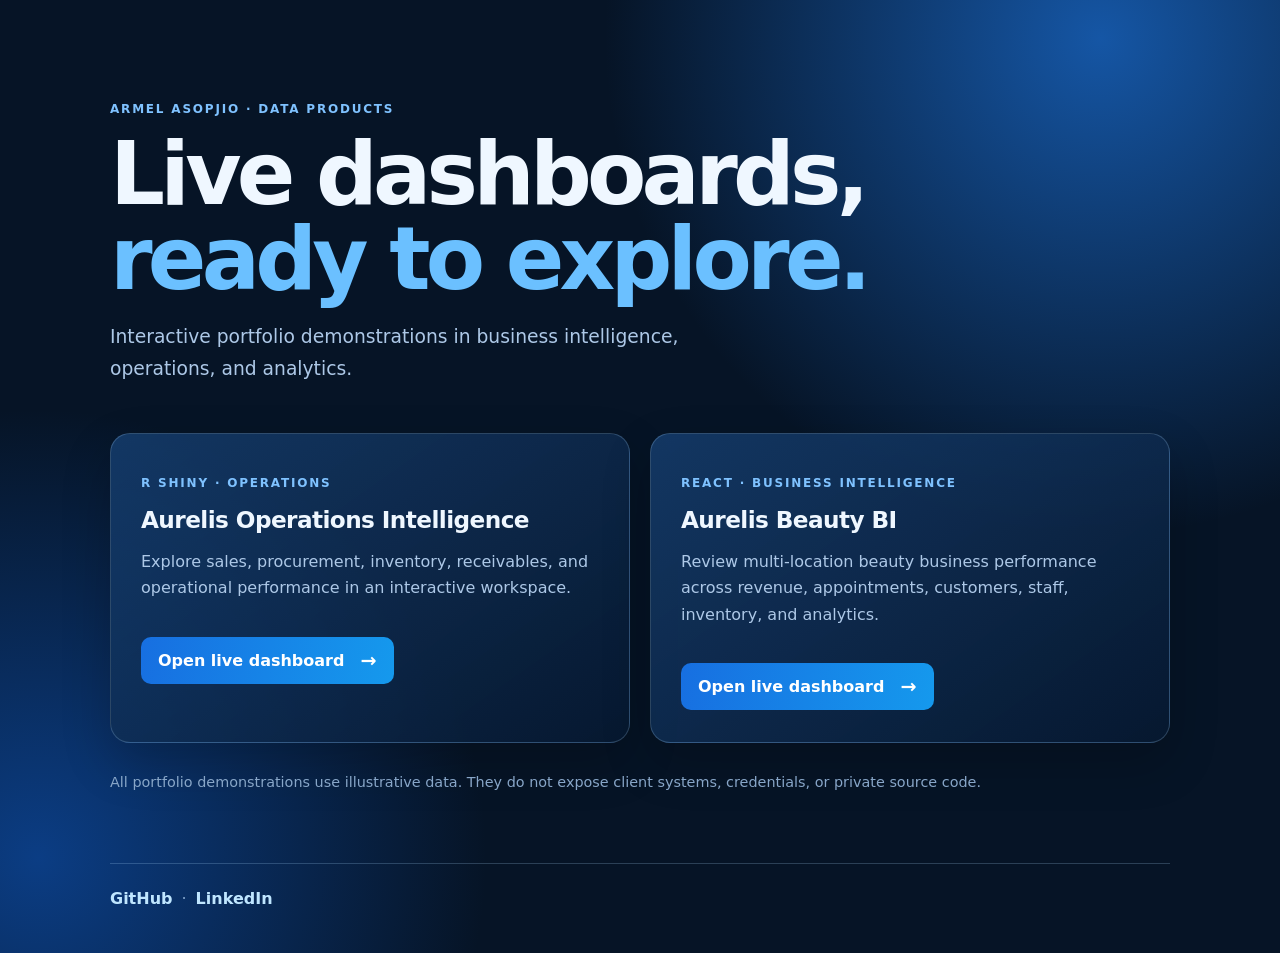
<file: index.html>
<!doctype html>
<html lang="en">
<head>
  <meta charset="utf-8" />
  <meta name="viewport" content="width=device-width, initial-scale=1" />
  <meta name="description" content="Live portfolio dashboards by Armel Asopjio." />
  <title>Armel Asopjio | Live Dashboards</title>
  <link rel="stylesheet" href="/style.css" />
</head>
<body>
  <main>
    <p class="eyebrow">ARMEL ASOPJIO · DATA PRODUCTS</p>
    <h1>Live dashboards,<br /><span>ready to explore.</span></h1>
    <p class="intro">Interactive portfolio demonstrations in business intelligence, operations, and analytics.</p>
    <section class="cards" aria-label="Live projects">
      <article>
        <p class="tag">R SHINY · OPERATIONS</p>
        <h2>Aurelis Operations Intelligence</h2>
        <p>Explore sales, procurement, inventory, receivables, and operational performance in an interactive workspace.</p>
        <a class="button" href="/live/operations/">Open live dashboard <span>→</span></a>
      </article>
      <article>
        <p class="tag">REACT · BUSINESS INTELLIGENCE</p>
        <h2>Aurelis Beauty BI</h2>
        <p>Review multi-location beauty business performance across revenue, appointments, customers, staff, inventory, and analytics.</p>
        <a class="button" href="/live/beauty/">Open live dashboard <span>→</span></a>
      </article>
    </section>
    <p class="note">All portfolio demonstrations use illustrative data. They do not expose client systems, credentials, or private source code.</p>
  </main>
  <footer><a href="https://github.com/Gad-Armel">GitHub</a><span>·</span><a href="https://www.linkedin.com/in/armel-asopjio/">LinkedIn</a></footer>
</body>
</html>
</file>
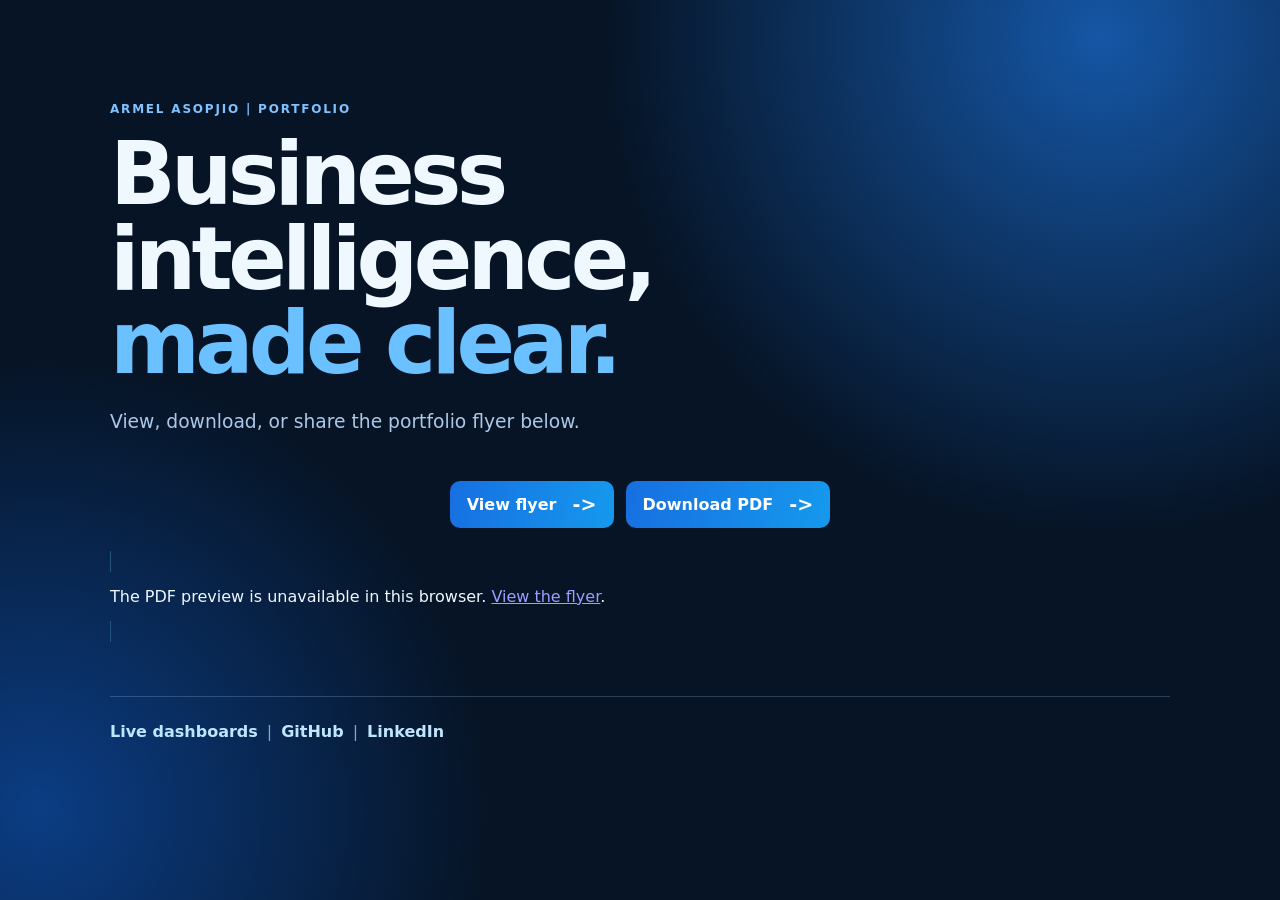
<file: flyer/index.html>
<!doctype html>
<html lang="en">
<head>
  <meta charset="utf-8" />
  <meta name="viewport" content="width=device-width, initial-scale=1" />
  <meta name="description" content="Armel Asopjio's business intelligence portfolio flyer." />
  <title>Armel Asopjio | Portfolio Flyer</title>
  <link rel="stylesheet" href="/style.css" />
  <style>
    .flyer { width:min(900px, 94vw); height:min(78vh, 1050px); margin:1.5rem auto; border:1px solid #24547d; border-radius:14px; background:#071a3d; }
    .flyer-actions { display:flex; justify-content:center; gap:.75rem; flex-wrap:wrap; margin:1.5rem 0; }
  </style>
</head>
<body>
  <main>
    <p class="eyebrow">ARMEL ASOPJIO | PORTFOLIO</p>
    <h1>Business intelligence,<br /><span>made clear.</span></h1>
    <p class="intro">View, download, or share the portfolio flyer below.</p>
    <div class="flyer-actions">
      <a class="button" href="/Armel.A_BI_Portfolio.pdf" target="_blank" rel="noopener">View flyer <span>-&gt;</span></a>
      <a class="button" href="/Armel.A_BI_Portfolio.pdf" download>Download PDF <span>-&gt;</span></a>
    </div>
    <object class="flyer" data="/Armel.A_BI_Portfolio.pdf" type="application/pdf"><p>The PDF preview is unavailable in this browser. <a href="/Armel.A_BI_Portfolio.pdf">View the flyer</a>.</p></object>
  </main>
  <footer><a href="/">Live dashboards</a><span>|</span><a href="https://github.com/Gad-Armel">GitHub</a><span>|</span><a href="https://www.linkedin.com/in/armel-asopjio/">LinkedIn</a></footer>
</body>
</html>
</file>
<file: style.css>
:root { color-scheme: dark; --ink:#eff7ff; --muted:#adc8e7; --blue:#1d7df2; --line:rgba(174,219,255,.22); }
* { box-sizing:border-box; }
body { margin:0; min-height:100vh; font-family:Inter,ui-sans-serif,system-ui,-apple-system,"Segoe UI",sans-serif; color:var(--ink); background:radial-gradient(circle at 86% 4%,#1556a5 0,transparent 31rem),radial-gradient(circle at 3% 90%,#0b3d84 0,transparent 28rem),#061426; }
main { width:min(1060px,calc(100% - 42px)); margin:0 auto; padding:90px 0 55px; }
.eyebrow,.tag { color:#7fc2ff; font-size:.75rem; font-weight:800; letter-spacing:.15em; }
h1 { max-width:790px; margin:16px 0 20px; font-size:clamp(2.6rem,7vw,5.4rem); line-height:.98; letter-spacing:-.055em; }
h1 span { color:#6bc0ff; }
.intro { max-width:650px; color:var(--muted); font-size:1.17rem; line-height:1.7; }
.cards { display:grid; grid-template-columns:repeat(2,minmax(0,1fr)); gap:20px; margin:48px 0 28px; }
article { min-height:310px; padding:30px; border:1px solid var(--line); border-radius:20px; background:linear-gradient(145deg,rgba(23,66,118,.76),rgba(7,25,49,.88)); box-shadow:0 20px 50px rgba(0,0,0,.2); }
h2 { margin:16px 0 13px; font-size:1.45rem; letter-spacing:-.025em; } article p:not(.tag) { color:var(--muted); line-height:1.65; }
.button { display:inline-flex; gap:16px; align-items:center; margin-top:19px; padding:12px 17px; border-radius:10px; color:#fff; font-weight:750; text-decoration:none; background:linear-gradient(100deg,#176fe1,#1599ed); } .button span { font-size:1.2em; }
.note { color:#88a6c8; font-size:.9rem; line-height:1.6; } footer { width:min(1060px,calc(100% - 42px)); margin:0 auto; padding:25px 0 45px; color:#81a4cb; border-top:1px solid var(--line); } footer a { color:#bfe6ff; text-decoration:none; font-weight:650; } footer span { margin:0 9px; }
@media (max-width:700px) { main { padding-top:60px; } .cards { grid-template-columns:1fr; margin-top:34px; } article { min-height:0; } }
</file>
